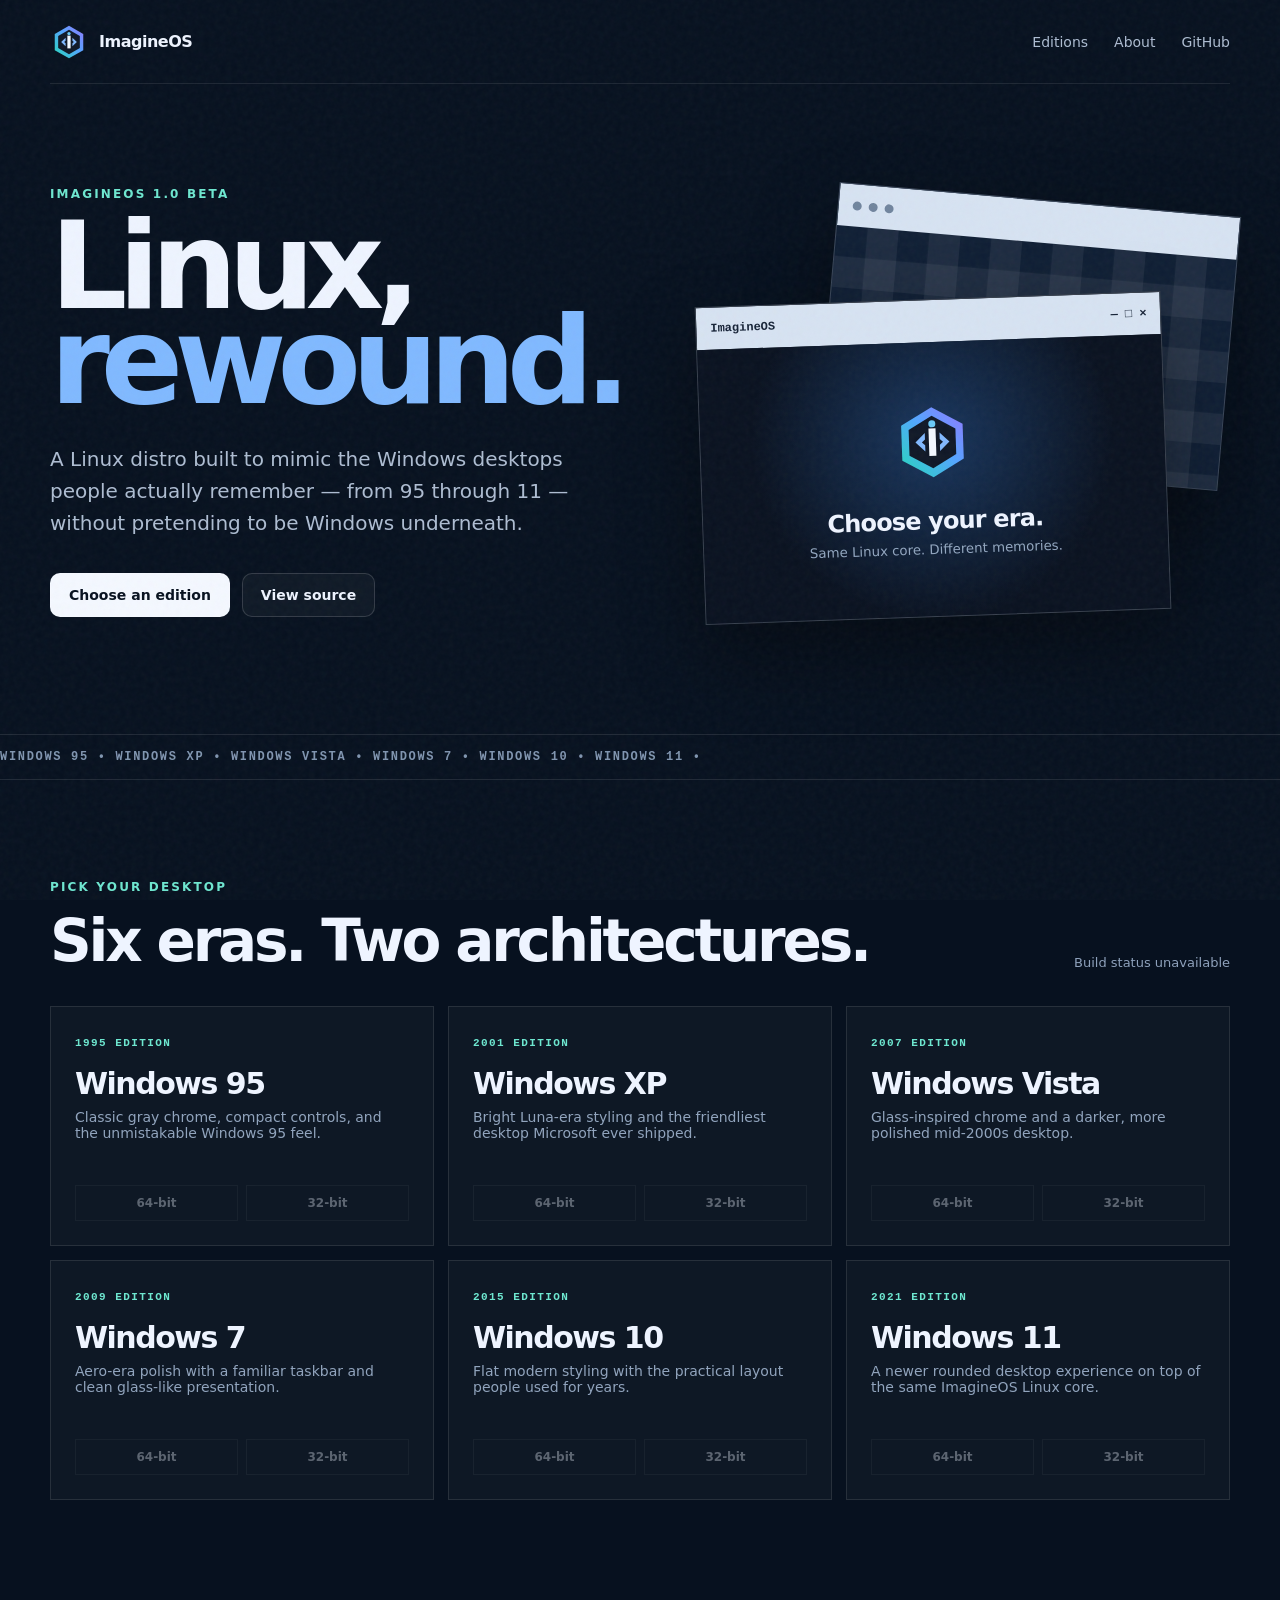
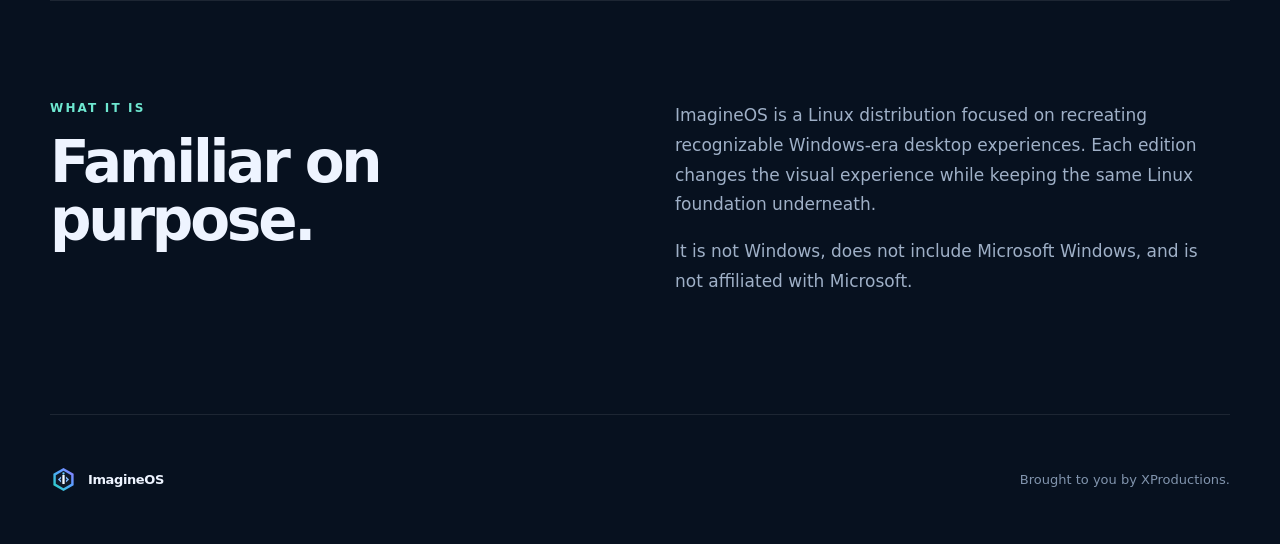
<file: index.html>
<!doctype html>
<html lang="en">
<head>
  <meta charset="utf-8">
  <meta name="viewport" content="width=device-width,initial-scale=1">
  <meta name="description" content="ImagineOS — Linux built to recreate familiar Windows desktop eras.">
  <meta name="theme-color" content="#07111f">
  <title>ImagineOS</title>
  <link rel="icon" href="branding/logo.svg" type="image/svg+xml">
  <link rel="stylesheet" href="site.css">
</head>
<body>
  <div class="noise" aria-hidden="true"></div>
  <header class="nav shell">
    <a class="brand" href="#top" aria-label="ImagineOS home">
      <img src="branding/logo.svg" alt="">
      <span>ImagineOS</span>
    </a>
    <nav>
      <a href="#editions">Editions</a>
      <a href="#about">About</a>
      <a href="https://github.com/GroupDev-Web/ImiganeOS">GitHub</a>
    </nav>
  </header>

  <main id="top">
    <section class="hero shell">
      <div class="hero-copy">
        <p class="kicker">ImagineOS 1.0 Beta</p>
        <h1>Linux,<br><span>rewound.</span></h1>
        <p class="lede">A Linux distro built to mimic the Windows desktops people actually remember — from 95 through 11 — without pretending to be Windows underneath.</p>
        <div class="hero-actions">
          <a class="button primary" href="#editions">Choose an edition</a>
          <a class="button ghost" href="https://github.com/GroupDev-Web/ImiganeOS">View source</a>
        </div>
      </div>
      <div class="hero-art" aria-hidden="true">
        <div class="window window-back">
          <div class="titlebar"><i></i><i></i><i></i></div>
          <div class="window-grid"></div>
        </div>
        <div class="window window-front">
          <div class="titlebar"><span>ImagineOS</span><b>— □ ×</b></div>
          <div class="desktop-preview">
            <img src="branding/logo.svg" alt="">
            <strong>Choose your era.</strong>
            <small>Same Linux core. Different memories.</small>
          </div>
        </div>
      </div>
    </section>

    <section class="marquee" aria-hidden="true">
      <div>WINDOWS 95 • WINDOWS XP • WINDOWS VISTA • WINDOWS 7 • WINDOWS 10 • WINDOWS 11 •&nbsp;</div>
    </section>

    <section class="shell section" id="editions">
      <div class="section-head">
        <div>
          <p class="kicker">Pick your desktop</p>
          <h2>Six eras. Two architectures.</h2>
        </div>
        <span class="build-status" id="build-status">Checking latest builds…</span>
      </div>

      <div class="edition-grid" id="edition-grid" aria-live="polite"></div>
    </section>

    <section class="shell section about" id="about">
      <div>
        <p class="kicker">What it is</p>
        <h2>Familiar on purpose.</h2>
      </div>
      <div class="about-copy">
        <p>ImagineOS is a Linux distribution focused on recreating recognizable Windows-era desktop experiences. Each edition changes the visual experience while keeping the same Linux foundation underneath.</p>
        <p>It is not Windows, does not include Microsoft Windows, and is not affiliated with Microsoft.</p>
      </div>
    </section>
  </main>

  <footer class="shell footer">
    <div class="brand mini"><img src="branding/logo.svg" alt=""><span>ImagineOS</span></div>
    <p>Brought to you by XProductions.</p>
  </footer>

  <script src="site.js"></script>
</body>
</html>
</file>
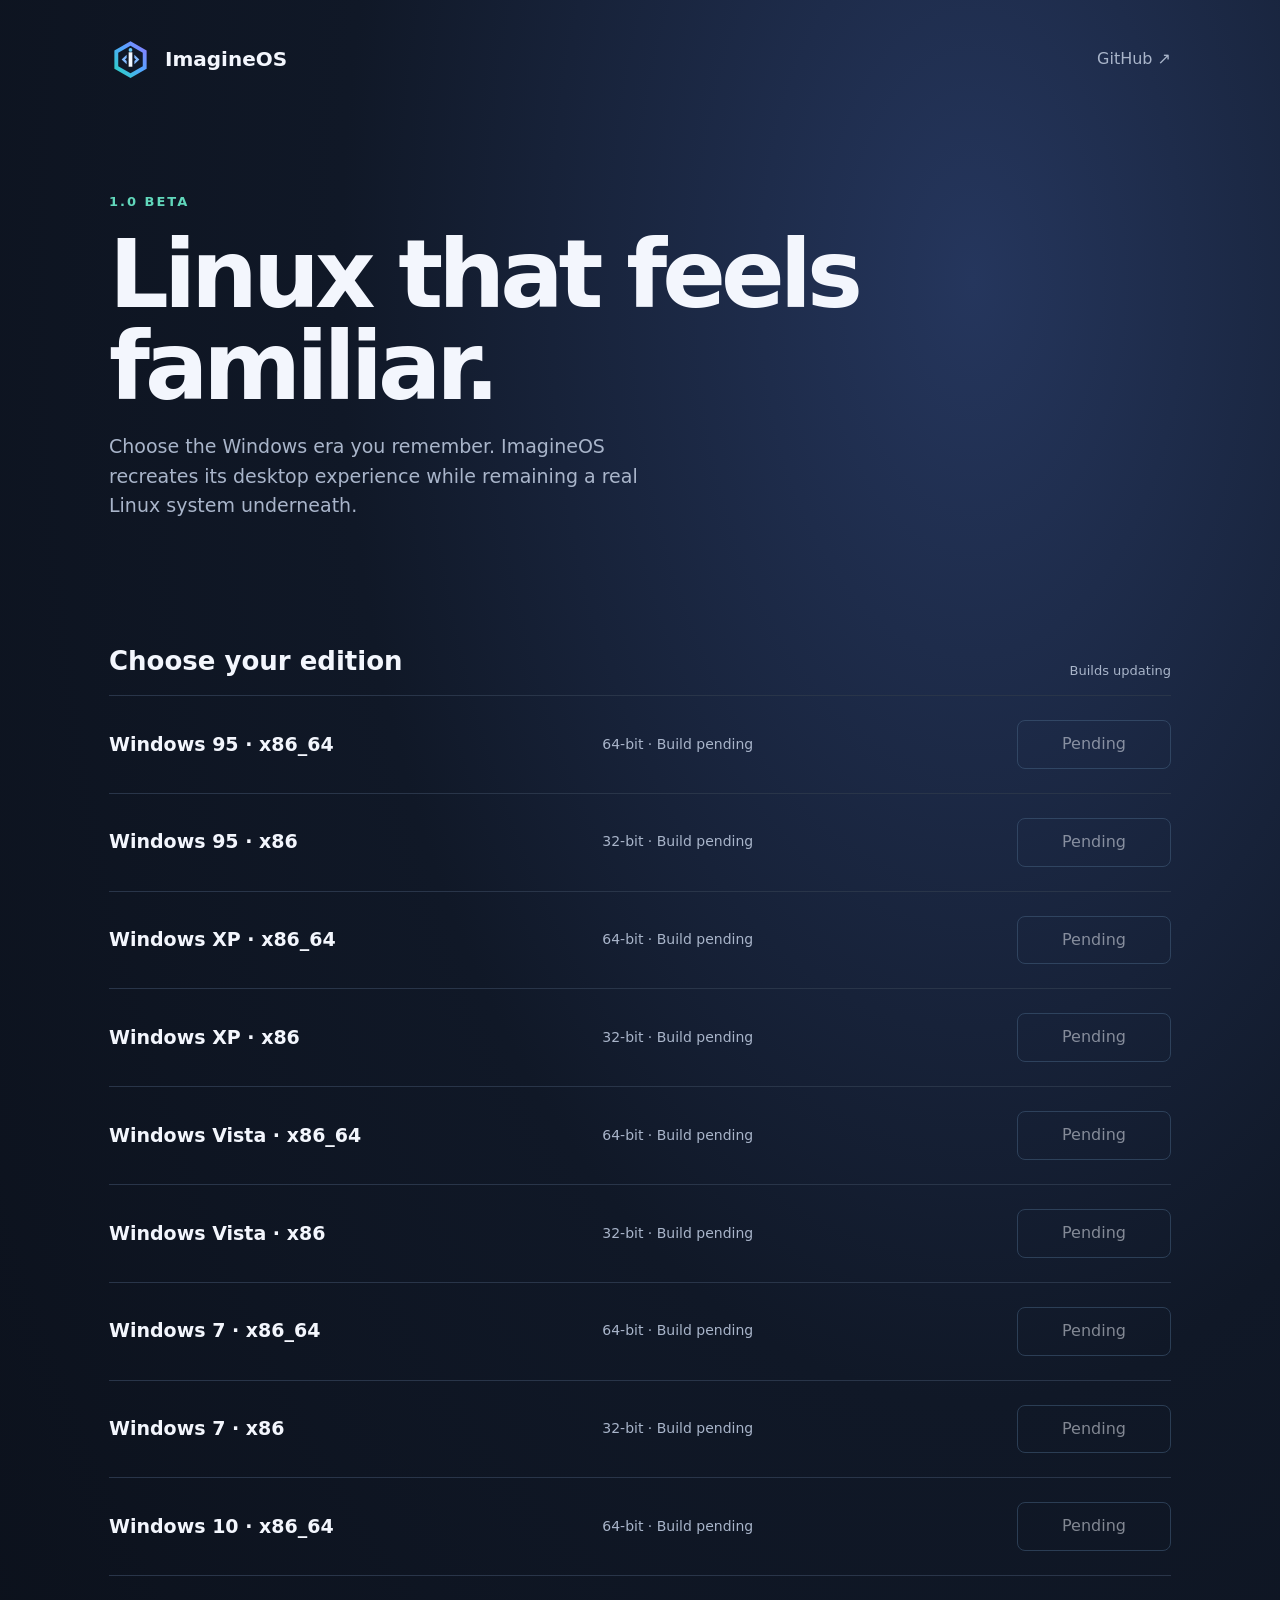
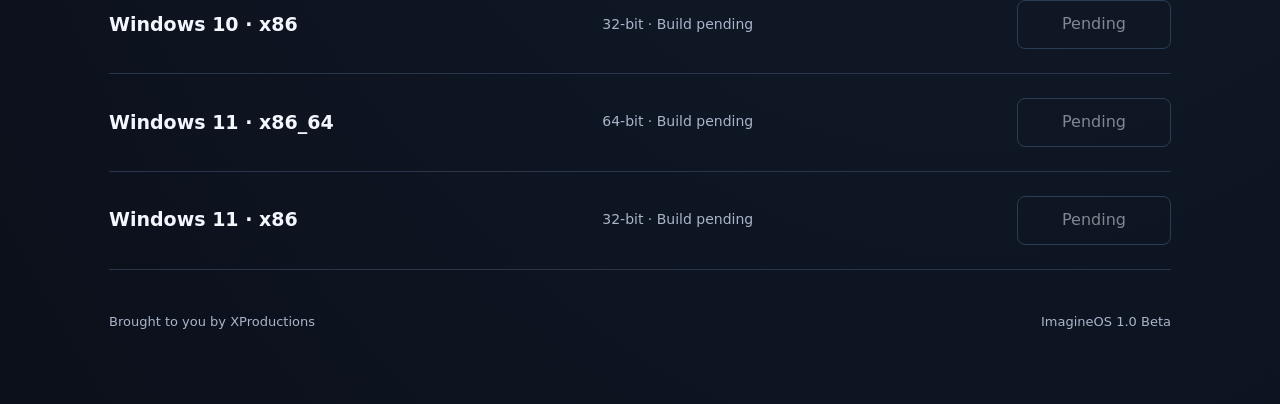
<file: website/index.html>
<!doctype html>
<html lang="en">
<head>
  <meta charset="utf-8">
  <meta name="viewport" content="width=device-width,initial-scale=1">
  <meta name="description" content="ImagineOS Beta. Linux made to feel like classic and modern Windows desktops.">
  <meta name="theme-color" content="#101827">
  <title>ImagineOS</title>
  <link rel="icon" href="../branding/logo.svg" type="image/svg+xml">
  <style>
    :root{color-scheme:dark;--paper:#101827;--ink:#f3f6fd;--muted:#a9b5ca;--line:#293549;--blue:#75baff;--teal:#61d7bb}*{box-sizing:border-box}body{margin:0;background:radial-gradient(ellipse at 76% 14%,#25365d 0,#101827 46%,#0b101a 100%);color:var(--ink);font:16px/1.55 system-ui,-apple-system,BlinkMacSystemFont,"Segoe UI",sans-serif;min-height:100vh}.wrap{max-width:1110px;margin:auto;padding:38px 24px 72px}header{display:flex;justify-content:space-between;align-items:center}.brand{display:flex;align-items:center;gap:13px;font-size:20px;font-weight:700}.brand img{width:43px;height:43px}.source{color:var(--muted);text-decoration:none}.hero{padding:111px 0 71px;max-width:780px}.eyebrow{color:var(--teal);font-size:13px;font-weight:700;letter-spacing:2px;text-transform:uppercase}.hero h1{font-size:clamp(51px,10vw,94px);line-height:.98;letter-spacing:-5px;margin:17px 0}.hero p{max-width:570px;color:var(--muted);font-size:19px}.downloads{margin-top:30px}.head{display:flex;justify-content:space-between;align-items:end;border-bottom:1px solid var(--line);padding-bottom:14px}.head h2{margin:0;font-size:26px}.status{font-size:13px;color:var(--muted)}.edition{display:grid;grid-template-columns:1.2fr 1fr auto;align-items:center;gap:22px;padding:24px 0;border-bottom:1px solid var(--line)}.name{font-weight:650;font-size:19px}.detail{color:var(--muted);font-size:14px}.download{display:inline-flex;align-items:center;justify-content:center;min-width:154px;padding:11px 16px;border:1px solid #476483;border-radius:8px;text-decoration:none;color:var(--ink);transition:border-color .15s,background .15s}.download:hover{border-color:var(--blue);background:#1e3048}.download[aria-disabled=true]{pointer-events:none;opacity:.5}.foot{display:flex;justify-content:space-between;padding-top:42px;color:var(--muted);font-size:13px}@media(max-width:660px){.hero{padding:84px 0 47px}.hero h1{letter-spacing:-3px}.edition{grid-template-columns:1fr auto;gap:8px}.edition .detail{grid-column:1;grid-row:2}.download{grid-column:2;grid-row:1/3;min-width:113px}.foot{display:block}.foot span{display:block;margin-top:6px}}
  </style>
</head>
<body>
  <main class="wrap">
    <header><a class="brand" href="#" style="text-decoration:none;color:inherit"><img src="../branding/logo.svg" alt="">ImagineOS</a><a class="source" href="https://github.com/GroupDev-Web/ImiganeOS">GitHub ↗</a></header>
    <section class="hero"><div class="eyebrow">1.0 Beta</div><h1>Linux that feels<br>familiar.</h1><p>Choose the Windows era you remember. ImagineOS recreates its desktop experience while remaining a real Linux system underneath.</p></section>
    <section class="downloads" aria-labelledby="downloads-title"><div class="head"><h2 id="downloads-title">Choose your edition</h2><span class="status" id="status" aria-live="polite">Checking builds…</span></div><div id="editions"></div></section>
    <footer class="foot"><span>Brought to you by XProductions</span><span>ImagineOS 1.0 Beta</span></footer>
  </main>
  <script>
    const repo = 'GroupDev-Web/ImiganeOS';
    const editions = [
      ...['Windows 95','Windows XP','Windows Vista','Windows 7','Windows 10','Windows 11'].flatMap(label => {
        const slug={'Windows 95':'95','Windows XP':'XP','Windows Vista':'Vista','Windows 7':'7','Windows 10':'10','Windows 11':'11'}[label];
        return [{label,arch:'x86_64',base:'64-bit',artifact:`ImagineOS-Windows-${slug}-x86_64`},{label,arch:'x86',base:'32-bit',artifact:`ImagineOS-Windows-${slug}-x86`}];
      })
    ];
    const holder=document.getElementById('editions');
    function render(artifacts){holder.innerHTML='';for(const edition of editions){const artifact=artifacts.find(item=>item.name===edition.artifact&&!item.expired);const item=document.createElement('article');item.className='edition';const name=document.createElement('div');name.className='name';name.textContent=edition.label+' · '+edition.arch;const detail=document.createElement('div');detail.className='detail';detail.textContent=edition.base+' · '+(artifact?new Date(artifact.created_at).toLocaleDateString(): 'Build pending');const link=document.createElement('a');link.className='download';link.textContent=artifact?'Download':'Pending';link.href=artifact?'https://nightly.link/'+repo+'/workflows/build.yml/main/'+edition.artifact+'.zip':'https://github.com/'+repo+'/actions';if(!artifact)link.setAttribute('aria-disabled','true');item.append(name,detail,link);holder.append(item)}}
    render([]);
    fetch('https://api.github.com/repos/'+repo+'/actions/artifacts?per_page=100',{headers:{Accept:'application/vnd.github+json'}}).then(async response=>{if(!response.ok)throw Error('Artifacts unavailable');return response.json()}).then(data=>{const artifacts=(data.artifacts||[]).sort((a,b)=>new Date(b.created_at)-new Date(a.created_at));render(artifacts);const available=editions.filter(edition=>artifacts.some(item=>item.name===edition.artifact&&!item.expired)).length;document.getElementById('status').textContent=available?available+' editions ready':'First builds running'}).catch(()=>{document.getElementById('status').textContent='Builds updating'});
  </script>
</body>
</html>
</file>
<file: site.css>
*{box-sizing:border-box}html{scroll-behavior:smooth}body{margin:0;background:#07111f;color:#eef4ff;font-family:Inter,ui-sans-serif,system-ui,-apple-system,BlinkMacSystemFont,"Segoe UI",sans-serif;overflow-x:hidden}a{color:inherit}.shell{width:min(1180px,calc(100% - 40px));margin:0 auto}.noise{position:fixed;inset:0;pointer-events:none;opacity:.05;background-image:url("data:image/svg+xml,%3Csvg viewBox='0 0 180 180' xmlns='http://www.w3.org/2000/svg'%3E%3Cfilter id='n'%3E%3CfeTurbulence type='fractalNoise' baseFrequency='.9' numOctaves='4' stitchTiles='stitch'/%3E%3C/filter%3E%3Crect width='100%25' height='100%25' filter='url(%23n)' opacity='.8'/%3E%3C/svg%3E");z-index:50}.nav{height:84px;display:flex;align-items:center;justify-content:space-between;border-bottom:1px solid rgba(255,255,255,.09)}.brand{display:flex;align-items:center;gap:11px;text-decoration:none;font-weight:760;letter-spacing:-.03em}.brand img{width:38px;height:38px}.nav nav{display:flex;gap:26px}.nav nav a{text-decoration:none;color:#aebdd2;font-size:14px}.nav nav a:hover{color:#fff}.hero{min-height:650px;display:grid;grid-template-columns:1.05fr .95fr;gap:64px;align-items:center;padding:78px 0 92px}.kicker{margin:0 0 18px;color:#6ee7d0;text-transform:uppercase;font-size:12px;font-weight:800;letter-spacing:.18em}.hero h1{font-size:clamp(72px,9.5vw,130px);line-height:.78;letter-spacing:-.075em;margin:0 0 34px;font-weight:860}.hero h1 span{color:#80b9ff}.lede{max-width:640px;color:#aebdd2;font-size:20px;line-height:1.6;margin:0}.hero-actions{display:flex;gap:12px;margin-top:34px}.button{display:inline-flex;align-items:center;justify-content:center;padding:13px 18px;border-radius:10px;text-decoration:none;font-weight:720;font-size:14px;border:1px solid rgba(255,255,255,.15)}.primary{background:#f4f8ff;color:#07111f}.ghost{background:rgba(255,255,255,.035)}.hero-art{position:relative;height:430px}.window{position:absolute;border:1px solid rgba(255,255,255,.18);box-shadow:0 34px 80px rgba(0,0,0,.37);overflow:hidden}.window-back{width:76%;height:64%;right:0;top:12px;background:#101f35;transform:rotate(5deg)}.window-front{width:88%;height:74%;left:0;bottom:0;background:#0d1727;transform:rotate(-2deg)}.titlebar{height:42px;background:#d7e3f2;color:#162337;display:flex;align-items:center;justify-content:space-between;padding:0 14px;font:700 12px/1 monospace}.window-back .titlebar{justify-content:flex-start;gap:7px}.window-back .titlebar i{display:block;width:9px;height:9px;border-radius:50%;background:#71859e}.window-grid{height:100%;background:linear-gradient(90deg,transparent 49%,rgba(255,255,255,.06) 50%),linear-gradient(transparent 49%,rgba(255,255,255,.06) 50%);background-size:62px 62px}.desktop-preview{height:calc(100% - 42px);display:flex;flex-direction:column;align-items:center;justify-content:center;background:radial-gradient(circle at 50% 35%,#19365e 0,#0a1220 62%)}.desktop-preview img{width:82px;height:82px;margin-bottom:24px}.desktop-preview strong{font-size:24px;letter-spacing:-.035em}.desktop-preview small{color:#93a7c0;margin-top:7px}.marquee{border-top:1px solid rgba(255,255,255,.1);border-bottom:1px solid rgba(255,255,255,.1);overflow:hidden;white-space:nowrap;padding:16px 0;color:#8095b0;font:800 12px/1 monospace;letter-spacing:.14em}.marquee div{width:max-content;animation:move 18s linear infinite}@keyframes move{to{transform:translateX(-50%)}}.section{padding:100px 0}.section-head{display:flex;justify-content:space-between;align-items:end;margin-bottom:36px}.section h2{font-size:clamp(34px,5vw,58px);letter-spacing:-.055em;line-height:1;margin:0}.build-status{color:#8ea1bb;font-size:13px}.edition-grid{display:grid;grid-template-columns:repeat(3,1fr);gap:14px}.edition-card{min-height:240px;border:1px solid rgba(255,255,255,.1);background:rgba(255,255,255,.027);padding:24px;display:flex;flex-direction:column;justify-content:space-between;transition:transform .18s,border-color .18s,background .18s}.edition-card:hover{transform:translateY(-3px);border-color:rgba(128,185,255,.5);background:rgba(255,255,255,.045)}.edition-card .era{font:800 11px/1 monospace;color:#6ee7d0;letter-spacing:.13em;text-transform:uppercase}.edition-card h3{font-size:30px;letter-spacing:-.05em;margin:16px 0 8px}.edition-card p{margin:0;color:#91a4bd;font-size:14px}.download-row{display:flex;gap:8px;margin-top:28px}.download-link{flex:1;text-align:center;text-decoration:none;padding:10px 12px;border:1px solid rgba(255,255,255,.13);font-size:12px;font-weight:780}.download-link:hover{background:#eaf2ff;color:#07111f}.download-link.disabled{pointer-events:none;opacity:.35}.about{display:grid;grid-template-columns:1fr 1fr;gap:70px;border-top:1px solid rgba(255,255,255,.09)}.about-copy{color:#9fb0c7;font-size:17px;line-height:1.75}.about-copy p:first-child{margin-top:0}.footer{min-height:130px;border-top:1px solid rgba(255,255,255,.09);display:flex;align-items:center;justify-content:space-between;color:#8194ad;font-size:13px}.mini img{width:27px;height:27px}.mini{color:#eef4ff}@media(max-width:900px){.hero{grid-template-columns:1fr;padding-top:72px}.hero-art{height:360px}.edition-grid{grid-template-columns:repeat(2,1fr)}.about{grid-template-columns:1fr;gap:30px}}@media(max-width:620px){.shell{width:min(100% - 28px,1180px)}.nav nav a:not(:last-child){display:none}.hero{min-height:auto;padding:64px 0 72px;gap:46px}.hero h1{font-size:72px}.lede{font-size:17px}.hero-art{height:280px}.section{padding:72px 0}.section-head{display:block}.build-status{display:block;margin-top:18px}.edition-grid{grid-template-columns:1fr}.about{gap:20px}.footer{display:block;padding:36px 0}.footer p{margin-top:18px}.hero-actions{flex-direction:column}.button{width:100%}}
</file>
